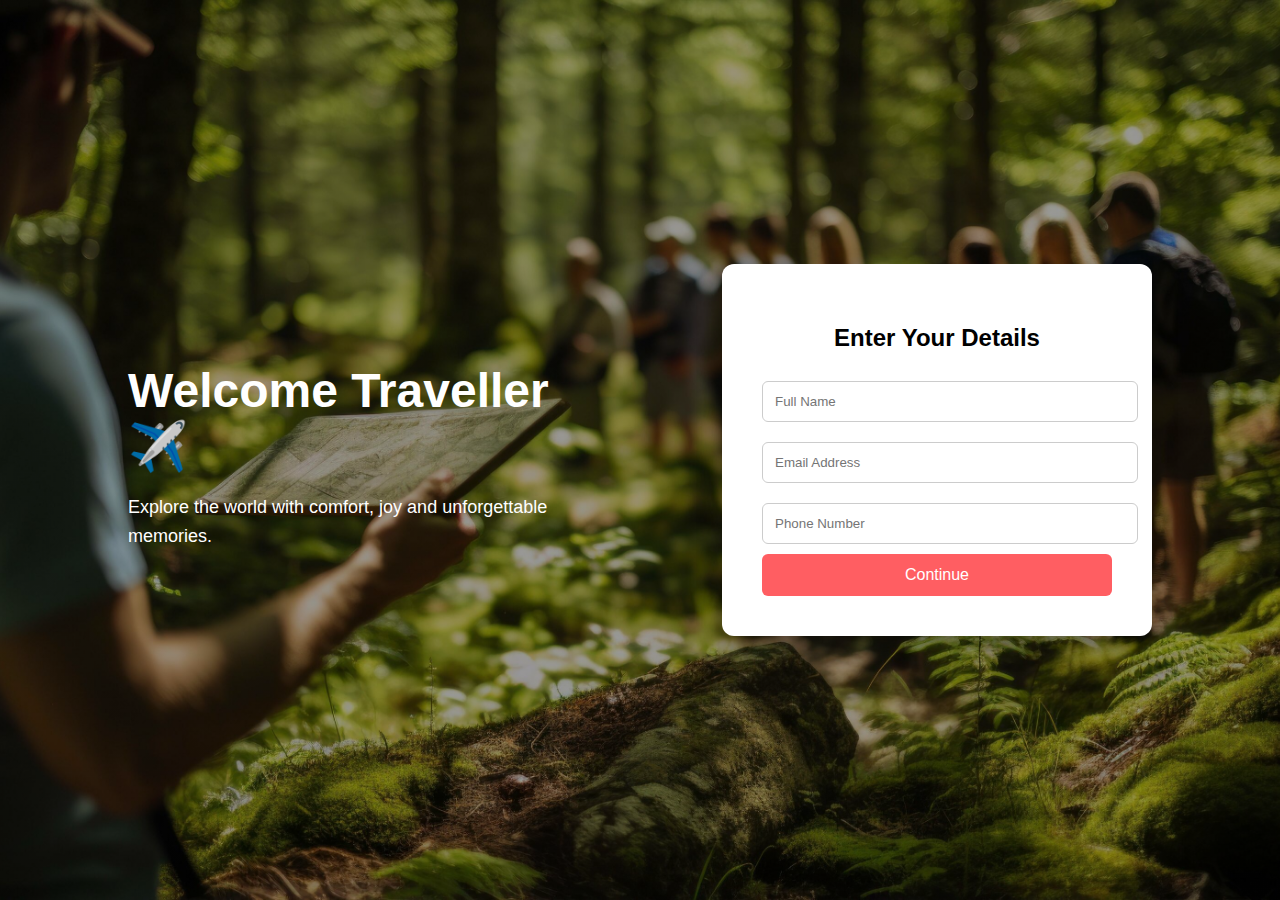
<file: index.html>
<!DOCTYPE html>
<html lang="en">
<head>
  <meta charset="UTF-8">
  <title>Home | Tourist Travel</title>

  <link rel="stylesheet" href="style.css">

  <!-- Login Protection -->
  <script>
    if (localStorage.getItem("loggedIn") !== "true") {
      window.location.href = "login.html";
    }
  </script>
</head>

<body>

  <!-- NAVBAR -->
  <header class="navbar">
    <div class="logo">Travel.</div>
    <nav>
      <a href="index.html">Home</a>
      <a href="about.html">About</a>
      <a href="packages.html">Packages</a>
      <a href="book.html">Book</a>
      <button onclick="logout()" class="logout-btn">Logout</button>

    </nav>
  </header>

  <!-- HERO SECTION -->
  <!-- HERO SLIDER -->
<section class="hero-slider">

  <div class="slide active">
    <div class="slide-content">
      <h1>Explore The World</h1>
      <p>Discover beautiful destinations with affordable packages</p>
      <a href="packages.html" class="hero-btn">View Packages</a>
    </div>
  </div>

  <div class="slide">
    <div class="slide-content">
      <h1>Best Travel Packages</h1>
      <p>Hand-picked tours with comfort and safety</p>
      <a href="packages.html" class="hero-btn">Explore Packages</a>
    </div>
  </div>

  <div class="slide">
    <div class="slide-content">
      <h1>Book Your Dream Trip</h1>
      <p>Easy booking and unforgettable journeys</p>
      <a href="book.html" class="hero-btn">Book Now</a>
    </div>
  </div>

</section>


  <script src="script.js"></script>
</body>
</html>
</file>
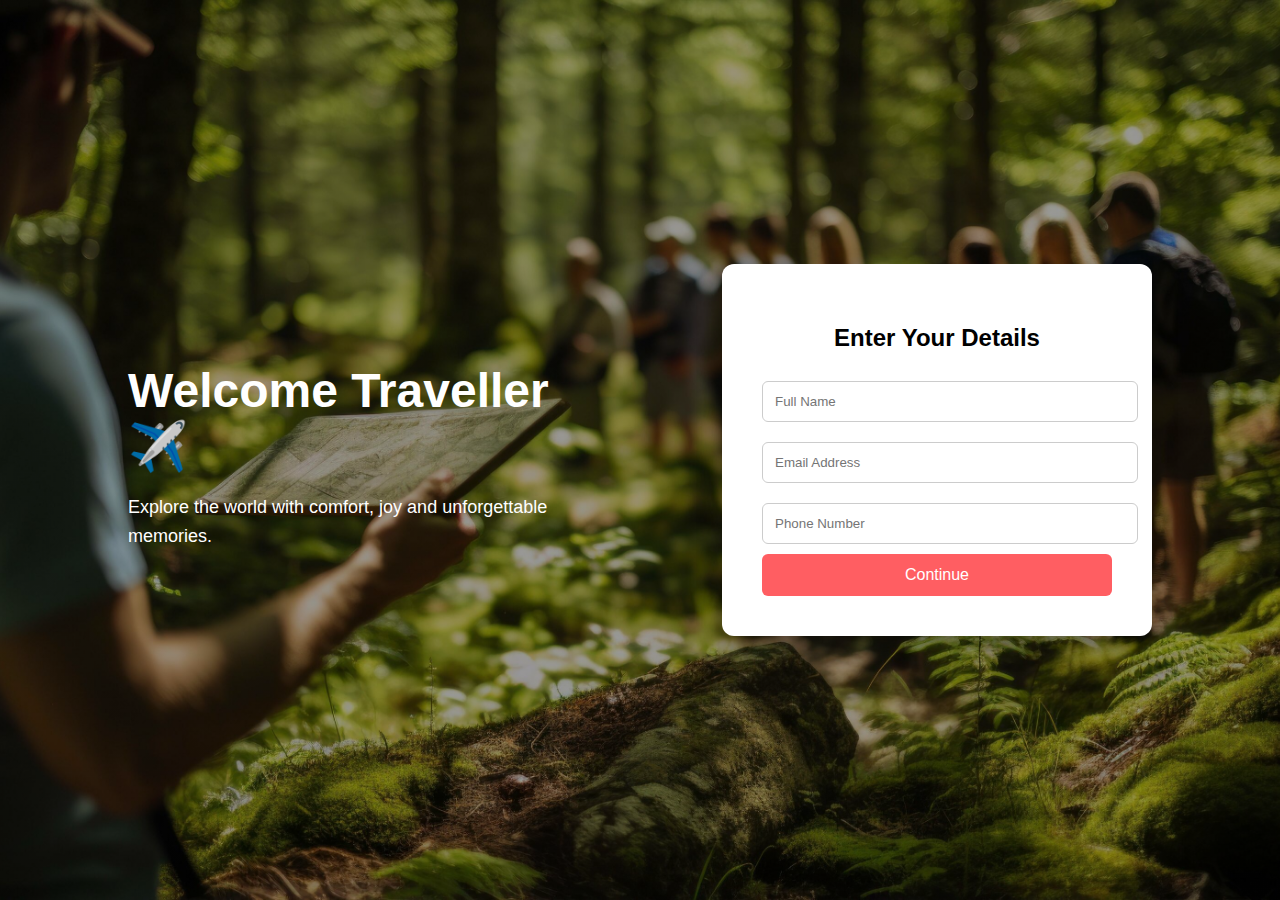
<file: about.html>
<!DOCTYPE html>
<html lang="en">
<head>
  <meta charset="UTF-8">
  <title>About | Tourist Travel</title>

  <link rel="stylesheet" href="style.css">

  <!-- Login Protection -->
  <script>
    if (localStorage.getItem("loggedIn") !== "true") {
      window.location.href = "login.html";
    }
  </script>
</head>

<body>

  <!-- NAVBAR -->
  <header class="navbar">
    <div class="logo">Travel.</div>
    <nav>
      <a href="index.html">Home</a>
      <a href="about.html">About</a>
      <a href="packages.html">Packages</a>
      <a href="book.html">Book</a>
      <button onclick="logout()" class="logout-btn">Logout</button>

    </nav>
  </header>

  <!-- ABOUT SECTION -->
  <!-- ABOUT SECTION -->
<section class="about-hero">
  <div class="about-overlay">
    <div class="about-content">

      <h1>Who We Are</h1>

      <p>
        The system provides an online
        interface for users to view travel destinations, explore available tour packages,
        and perform trip bookings efficiently.This system aims to reduce manual effort in travel planning by offering a
        centralized platform where customers can access package details, submit booking
        requests, and manage their travel information digitally. It is designed with a
        simple user interface to ensure ease of use for first-time users.
      </p>

      <p>
        This system aims to reduce manual effort in travel planning by offering a
        centralized platform where customers can access package details, submit
        booking requests, and manage their travel information digitally.
      </p>

    </div>
  </div>
</section>


<!-- WHY CHOOSE US WITH IMAGE -->
<section class="features">

  <div class="choose-banner">
    <h2>Why Choose Us?</h2>
  </div>

  <div class="feature-cards">
    <div class="card">
      <h3>🌍 Wide Destinations</h3>
      <p>Multiple destinations available for different travel preferences.</p>
    </div>

    <div class="card">
      <h3>💰 Affordable Packages</h3>
      <p>Packages designed to suit student and family budgets.</p>
    </div>

    <div class="card">
      <h3>📞 Easy Booking</h3>
      <p>Simple online booking process with minimal user input.</p>
    </div>
  </div>
</section>

<!-- STATS SECTION WITH IMAGE -->
<section class="stats-hero">
  <div class="stats-overlay">

    <div class="stat-box">
      <h1>500+</h1>
      <p>Happy Customers</p>
    </div>

    <div class="stat-box">
      <h1>100+</h1>
      <p>Tour Packages</p>
    </div>

    <div class="stat-box">
      <h1>10+</h1>
      <p>Years Experience</p>
    </div>

  </div>
</section>
<script src="script.js"></script>

</body>
</html>
</file>
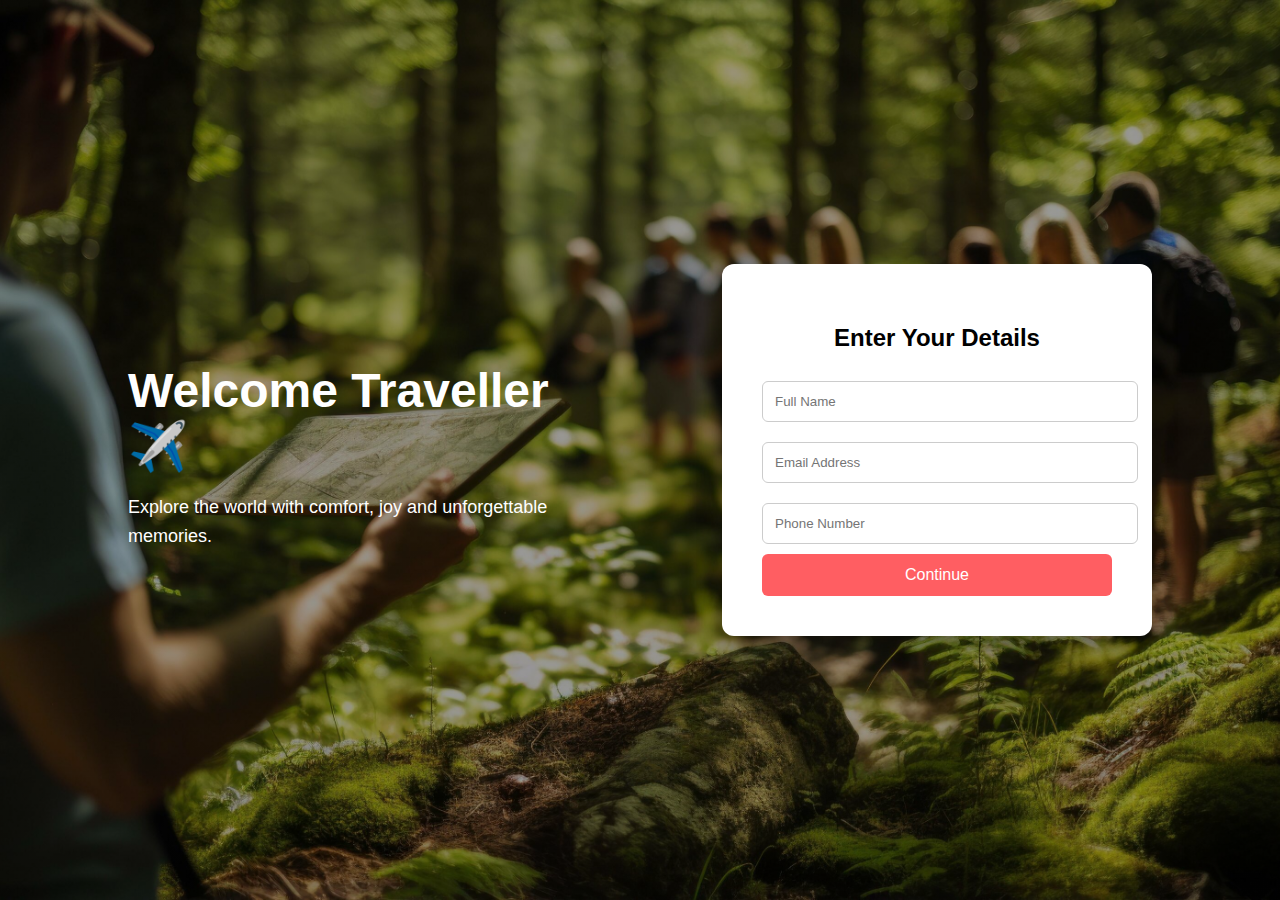
<file: book.html>
<!DOCTYPE html>
<html lang="en">
<head>
  <meta charset="UTF-8">
  <title>Book Now | Tourist Travelling System</title>
  <link rel="stylesheet" href="style.css">
</head>
<body>

<!-- NAVBAR -->
<header class="navbar">
  <h2>Tourist Travel</h2>
  <nav>
    <a href="home.html">Home</a>
    <a href="about.html">About</a>
    <a href="packages.html">Packages</a>
    <a href="book.html" class="active">Book Now</a>
    <a href="login.html" class="logout-btn">Logout</a>

  </nav>
</header>

<!-- BOOK NOW SECTION -->
<section class="book-hero">

  <!-- LEFT IMAGE SIDE -->
  <div class="book-image">
    <h1>Plan Your Journey</h1>
    <p>Book your travel easily with our online booking system</p>
  </div>

  <!-- RIGHT FORM SIDE -->
  <div class="book-form-container">
    <h2></h2>

    <form class="booking-form">
      <input type="text" placeholder="Full Name" required>
      <input type="email" placeholder="Email Address" required>
      <input type="tel" placeholder="Phone Number" required>

      <select required>
        <option value="">Select Package</option>
        <option>Beach Escape</option>
        <option>Mountain Adventure</option>
        <option>City Tour</option>
      </select>

      <input type="date" required>
      <input type="number" placeholder="Number of Persons" min="1" required>

      <button type="submit">Confirm Booking</button>
    </form>
  </div>

</section>
<script src="script.js"></script>

</body>

</html>
</file>
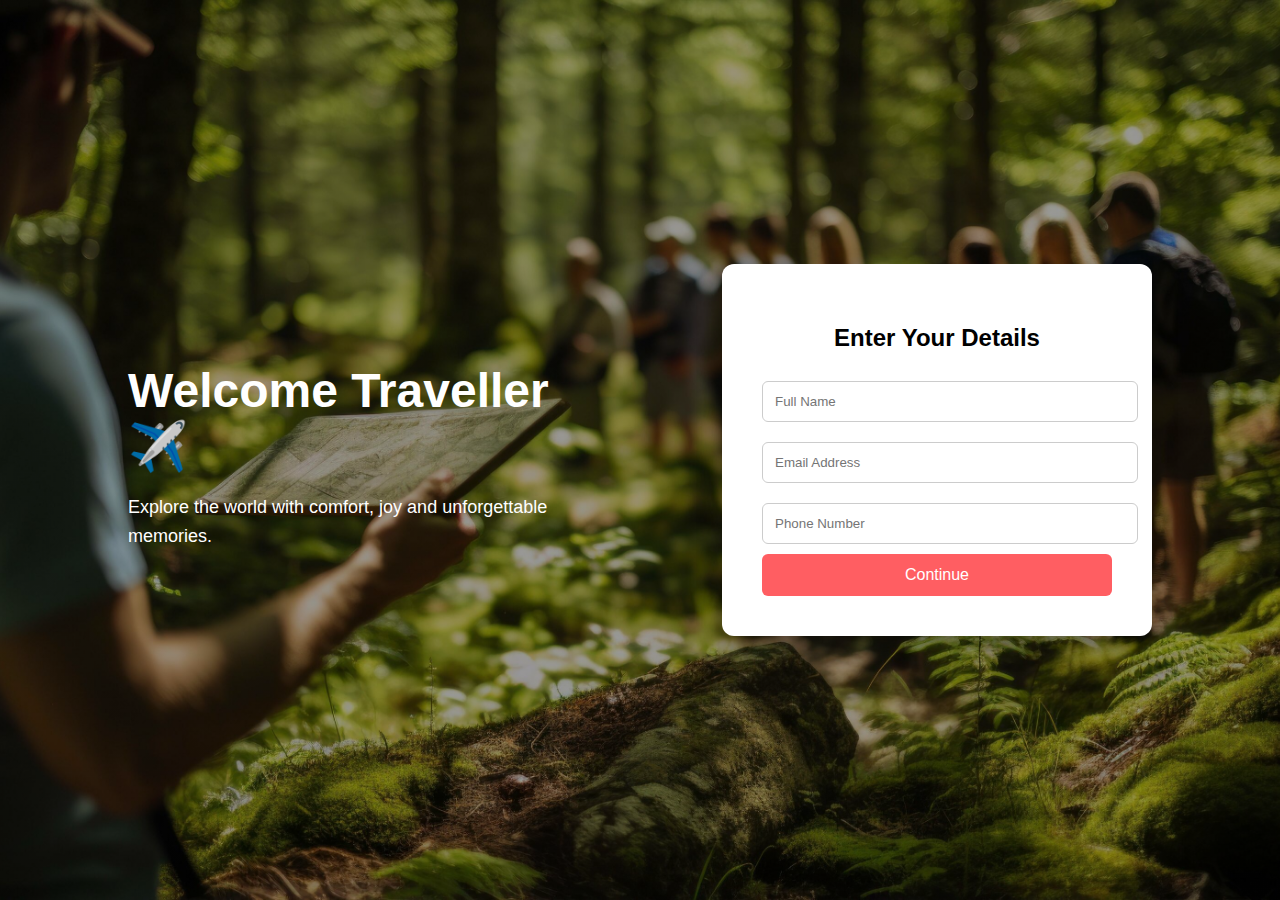
<file: login.html>
<!DOCTYPE html>
<html lang="en">
<head>
  <meta charset="UTF-8">
  <title>Travel Login</title>
  <link rel="stylesheet" href="style.css">
</head>

<body class="login-body">

  <div class="login-wrapper">

    <!-- LEFT SIDE -->
    <div class="login-left">
      <h1>Welcome Traveller ✈️</h1>
      <p>Explore the world with comfort, joy and unforgettable memories.</p>
    </div>

    <!-- RIGHT SIDE -->
    <div class="login-container">
  <h2>Enter Your Details</h2>

  <form onsubmit="loginUser(event)">
    <input type="text" id="name" placeholder="Full Name" required>
    <input type="email" id="email" placeholder="Email Address" required>
    <input type="tel" id="phone" placeholder="Phone Number" required>

    <button type="submit">Continue</button>
  </form>
</div>


  <script src="script.js"></script>
</body>

</html>
</file>
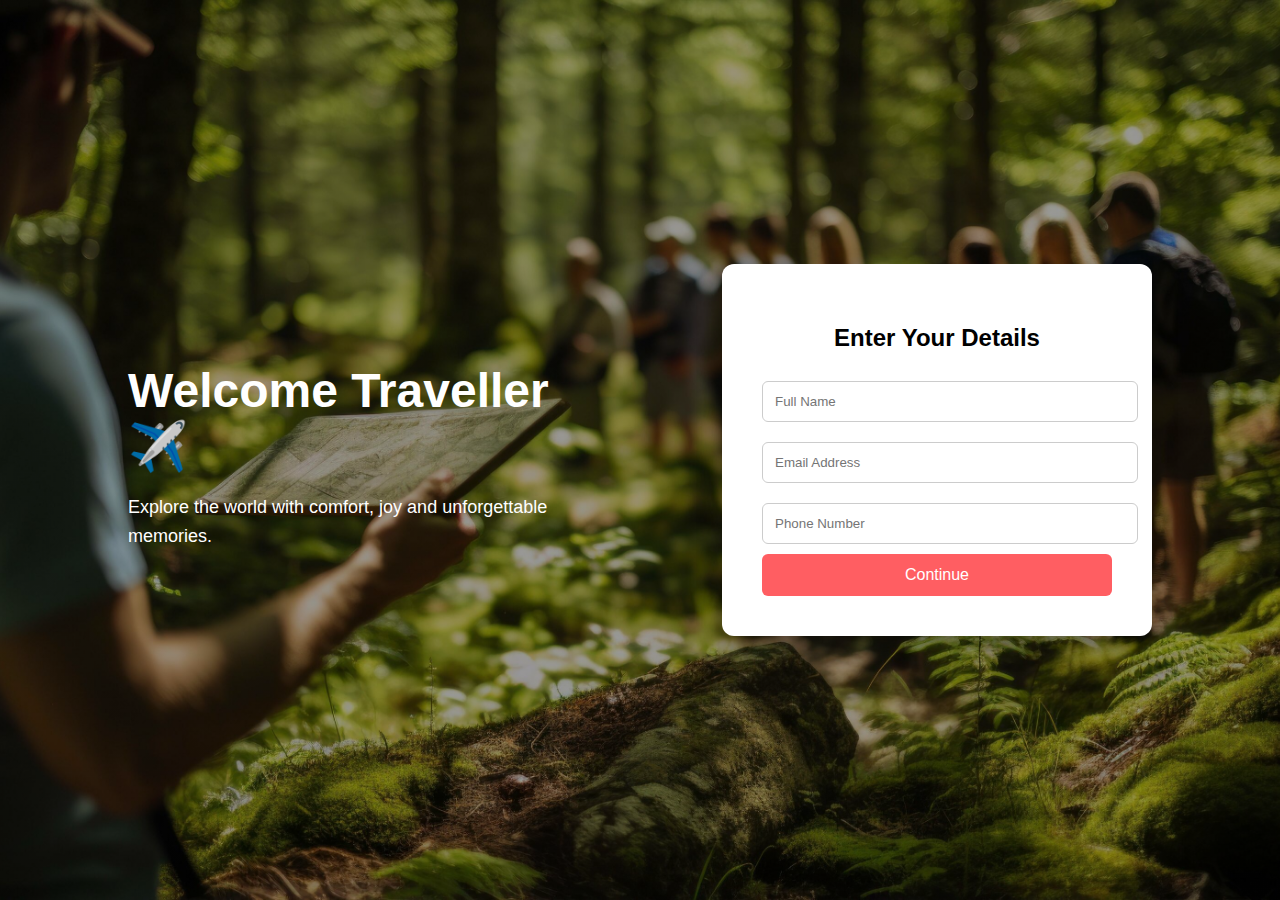
<file: packages.html>
<!DOCTYPE html>
<html lang="en">
<head>
  <meta charset="UTF-8">
  <title>Packages | Tourist Travelling System</title>
  <link rel="stylesheet" href="style.css">
</head>
<body>

<!-- NAVBAR -->
<header class="navbar">
  <h2>Tourist Travel</h2>
  <nav>
    <a href="home.html">Home</a>
    <a href="about.html">About</a>
    <a href="packages.html" class="active">Packages</a>
    <a href="book.html">Book Now</a>
    <a href="login.html" class="logout-btn">Logout</a>

  </nav>
</header>

<!-- PACKAGES SECTION -->
<section class="packages">
  <h1>Travel Packages</h1>
  <p class="subtitle">Choose the best package that suits your journey</p>

  <div class="package-cards">

    <div class="package-card">
      <img src="images/package1.jpg" alt="Beach">
      <h3>Beach Escape</h3>
      <p>3 Days / 2 Nights</p>
      <p class="price">₹8,999</p>
      <a href="book.html">
  <button>Book Now</button>
</a>

    </div>

    <div class="package-card">
      <img src="images/package2.jpg" alt="Mountains">
      <h3>Mountain Adventure</h3>
      <p>5 Days / 4 Nights</p>
      <p class="price">₹14,999</p>
      <a href="book.html">
  <button>Book Now</button>
</a>

    </div>

    <div class="package-card">
      <img src="images/package3.jpg" alt="City">
      <h3>City Tour</h3>
      <p>2 Days / 1 Night</p>
      <p class="price">₹5,999</p>
      <a href="book.html">
  <button>Book Now</button>
</a>

    </div>

  </div>
</section>
<script src="script.js"></script>

</body>
</html>
</file>
<file: style.css>
/* ===== LOGIN PAGE STYLES ===== */

body {
  margin: 0;
  font-family: Arial, sans-serif;
}

.login-body {
  height: 100vh;
  background: 
    linear-gradient(rgba(0,0,0,0.4), rgba(0,0,0,0.4)),
    url('images/travel.jpg') no-repeat center center/cover;

  display: flex;
  justify-content: center;
  align-items: center;
}
/* ===== LOGIN LAYOUT ===== */

.login-wrapper {
  width: 80%;
  display: flex;
  justify-content: space-between;
  align-items: center;
}

/* LEFT SIDE */
.login-left {
  color: white;
  width: 45%;
}

.login-left h1 {
  font-size: 48px;
  margin-bottom: 15px;
}

.login-left p {
  font-size: 18px;
  line-height: 1.6;
}

/* RIGHT SIDE */
.login-container {
  width: 35%;
}


.login-container {
  background: white;
  padding: 40px;
  width: 350px;
  border-radius: 12px;
  text-align: center;
  box-shadow: 0 10px 25px rgba(0,0,0,0.3);
}

.login-container h1 {
  color: #ff6b6b;
}

.login-container p {
  color: #444;
}


.login-container input {
  width: 100%;
  padding: 12px;
  margin: 10px 0;
  border-radius: 6px;
  border: 1px solid #ccc;
}

.login-container button {
  width: 100%;
  padding: 12px;
  background: #ff5e62;
  color: white;
  border: none;
  border-radius: 6px;
  cursor: pointer;
  font-size: 16px;
}

.login-container button:hover {
  background: #e14b50;
}
/* ===== NAVBAR ===== */

.navbar {
  display: flex;
  justify-content: space-between;
  align-items: center;
  padding: 15px 50px;
  background: white;
  box-shadow: 0 2px 10px rgba(0,0,0,0.1);
}

.logo {
  font-size: 26px;
  font-weight: bold;
}

.navbar nav a {
  margin: 0 15px;
  text-decoration: none;
  color: #333;
  font-weight: 500;
}

.logout-btn {
  padding: 8px 15px;
  background: #ff5e62;
  color: white;
  border: none;
  border-radius: 5px;
  cursor: pointer;
}
/* ===== HERO SLIDER ===== */

.hero-slider {
  height: 90vh;
  position: relative;
  overflow: hidden;
}

.slide {
  height: 90vh;
  width: 100%;
  position: absolute;
  top: 0;
  left: 0;
  background:
    linear-gradient(rgba(0,0,0,0.4), rgba(0,0,0,0.4)),
    url('images/travel.jpg') no-repeat center center/cover;

  display: flex;
  align-items: center;
  padding-left: 60px;
  opacity: 0;
  transition: opacity 1s ease-in-out;
}

.slide.active {
  opacity: 1;
}

.slide-content {
  color: white;
  max-width: 500px;
}
/* ===== ABOUT PAGE ===== */

.about-section {
  display: flex;
  padding: 60px;
  align-items: center;
  gap: 50px;
}

.about-image img {
  width: 450px;
  border-radius: 10px;
}

.about-content h1 {
  font-size: 36px;
  margin-bottom: 15px;
}

.about-content p {
  font-size: 16px;
  line-height: 1.6;
  margin-bottom: 15px;
  color: hsl(0, 10%, 92%);
}
/* ===== ABOUT HERO BACKGROUND ===== */

.about-hero {
  height: 100vh;
  background: url("images/forest-bg.jpg") center/cover no-repeat;
  position: relative;
}

.about-overlay {
  background: rgba(0, 0, 0, 0.55);
  height: 100%;
  display: flex;
  justify-content: center;
  align-items: center;
}

.about-content {
  color: white;
  max-width: 700px;
  text-align: center;
  padding: 40px;
}

.about-content h1 {
  font-size: 42px;
  margin-bottom: 20px;
}

.about-content p {
  font-size: 18px;
  line-height: 1.6;
}
/* ===== WHY CHOOSE US IMAGE BANNER ===== */

.choose-banner {
  background: url("images/choose-us.jpg") center/cover no-repeat;
  height: 250px;
  display: flex;
  justify-content: center;
  align-items: center;
  margin-bottom: 40px;
  border-radius: 12px;
}

.choose-banner h2 {
  color: white;
  font-size: 36px;
  background: rgba(0, 0, 0, 0.6);
  padding: 15px 30px;
  border-radius: 8px;
}

/* ===== FEATURE CARDS ===== */

.features {
  padding: 60px;
  background: #f9f9f9;
}

.feature-cards {
  display: flex;
  justify-content: center;
  gap: 30px;
}

.card {
  background: white;
  padding: 25px;
  width: 250px;
  border-radius: 10px;
  box-shadow: 0 5px 15px rgba(0,0,0,0.1);
  text-align: center;
}

/* ===== STATS IMAGE SECTION ===== */

.stats-hero {
  background: url("images/stats-bg.jpg") center/cover no-repeat;
  height: 300px;
}

.stats-overlay {
  background: rgba(0, 0, 0, 0.6);
  height: 100%;
  display: flex;
  justify-content: space-around;
  align-items: center;
  color: white;
  text-align: center;
}

.stat-box h1 {
  font-size: 40px;
  margin-bottom: 10px;
}

.stat-box p {
  font-size: 18px;
}

/* ===== FEATURES SECTION ===== */

.features {
  padding: 60px;
  background: #f9f9f9;
  text-align: center;
}

.features h2 {
  font-size: 32px;
  margin-bottom: 40px;
}

.feature-cards {
  display: flex;
  justify-content: center;
  gap: 30px;
}

.card {
  background: white;
  padding: 25px;
  width: 250px;
  border-radius: 10px;
  box-shadow: 0 5px 15px rgba(0,0,0,0.1);
}

.card h3 {
  margin-bottom: 10px;
}

/* ===== STATS SECTION ===== */

.stats {
  display: flex;
  justify-content: space-around;
  padding: 50px;
  background: #5eff99;
  color: white;
  text-align: center;
}

.stat-box h1 {
  font-size: 40px;
}


/* ===== HERO SECTION ===== */

.hero {
  height: 90vh;
  background:
    linear-gradient(rgba(0,0,0,0.4), rgba(0,0,0,0.4)),
    url('images/travel.jpg') no-repeat center center/cover;

  display: flex;
  align-items: center;
  padding-left: 60px;
}

.hero-content {
  color: white;
  max-width: 500px;
}

.hero-content h1 {
  font-size: 52px;
  margin-bottom: 15px;
}

.hero-content p {
  font-size: 18px;
  margin-bottom: 25px;
}

.hero-btn {
  background: #ff5e62;
  color: white;
  padding: 12px 25px;
  text-decoration: none;
  border-radius: 5px;
  font-size: 16px;
}
/* ===== PACKAGES PAGE ===== */

.packages {
  padding: 60px;
  text-align: center;
}

.packages h1 {
  font-size: 36px;
  margin-bottom: 10px;
}

.subtitle {
  color: gray;
  margin-bottom: 40px;
}

.package-cards {
  display: flex;
  justify-content: center;
  gap: 30px;
}

.package-card {
  background: white;
  width: 260px;
  border-radius: 12px;
  box-shadow: 0 5px 15px rgba(0,0,0,0.1);
  overflow: hidden;
  transition: transform 0.3s;
}

.package-card:hover {
  transform: translateY(-10px);
}

.package-card img {
  width: 100%;
  height: 180px;
  object-fit: cover;
}

.package-card h3 {
  margin: 15px 0 5px;
}

.package-card p {
  margin: 5px 0;
}

.price {
  font-weight: bold;
  color: #ff5e62;
}

.package-card button {
  margin: 15px 0 20px;
  padding: 10px 20px;
  border: none;
  background: #ff5e62;
  color: white;
  border-radius: 5px;
  cursor: pointer;
}
/* ===== BOOK NOW PAGE ===== */

.booking-section {
  padding: 60px;
  text-align: center;
}

.booking-section h1 {
  font-size: 36px;
  margin-bottom: 10px;
}

.booking-form {
  max-width: 400px;
  margin: 40px auto;
  background: white;
  padding: 30px;
  border-radius: 12px;
  box-shadow: 0 5px 15px rgba(0,0,0,0.1);
}

.booking-form input,
.booking-form select {
  width: 100%;
  padding: 12px;
  margin: 10px 0;
  border-radius: 5px;
  border: 1px solid #ccc;
}

.booking-form button {
  width: 100%;
  padding: 12px;
  margin-top: 15px;
  border: none;
  background: #ff5e62;
  color: white;
  font-size: 16px;
  border-radius: 5px;
  cursor: pointer;
}
/* ===== BOOK NOW REFERENCE STYLE ===== */

.book-hero {
  display: flex;
  height: calc(100vh - 70px);
}

.book-image {
  flex: 1;
  background: url("images/book-bg.jpg") center/cover no-repeat;
  color: white;
  display: flex;
  flex-direction: column;
  justify-content: center;
  padding: 60px;
  background-blend-mode: darken;
  background-color: rgba(0,0,0,0.5);
}

.book-image h1 {
  font-size: 42px;
  margin-bottom: 10px;
}

.book-image p {
  font-size: 18px;
}

.book-form-container {
  flex: 1;
  display: flex;
  justify-content: center;
  align-items: center;
}

.booking-form {
  width: 380px;
  background: white;
  padding: 30px;
  border-radius: 12px;
  box-shadow: 0 5px 20px rgba(0,0,0,0.15);
}

.booking-form h2 {
  text-align: center;
  margin-bottom: 20px;
}

.booking-form input,
.booking-form select {
  width: 100%;
  padding: 12px;
  margin: 10px 0;
  border-radius: 5px;
  border: 1px solid #ccc;
}

.booking-form button {
  width: 100%;
  padding: 12px;
  margin-top: 15px;
  border: none;
  background: #ff5e62;
  color: white;
  font-size: 16px;
  border-radius: 5px;
  cursor: pointer;
}
</file>
